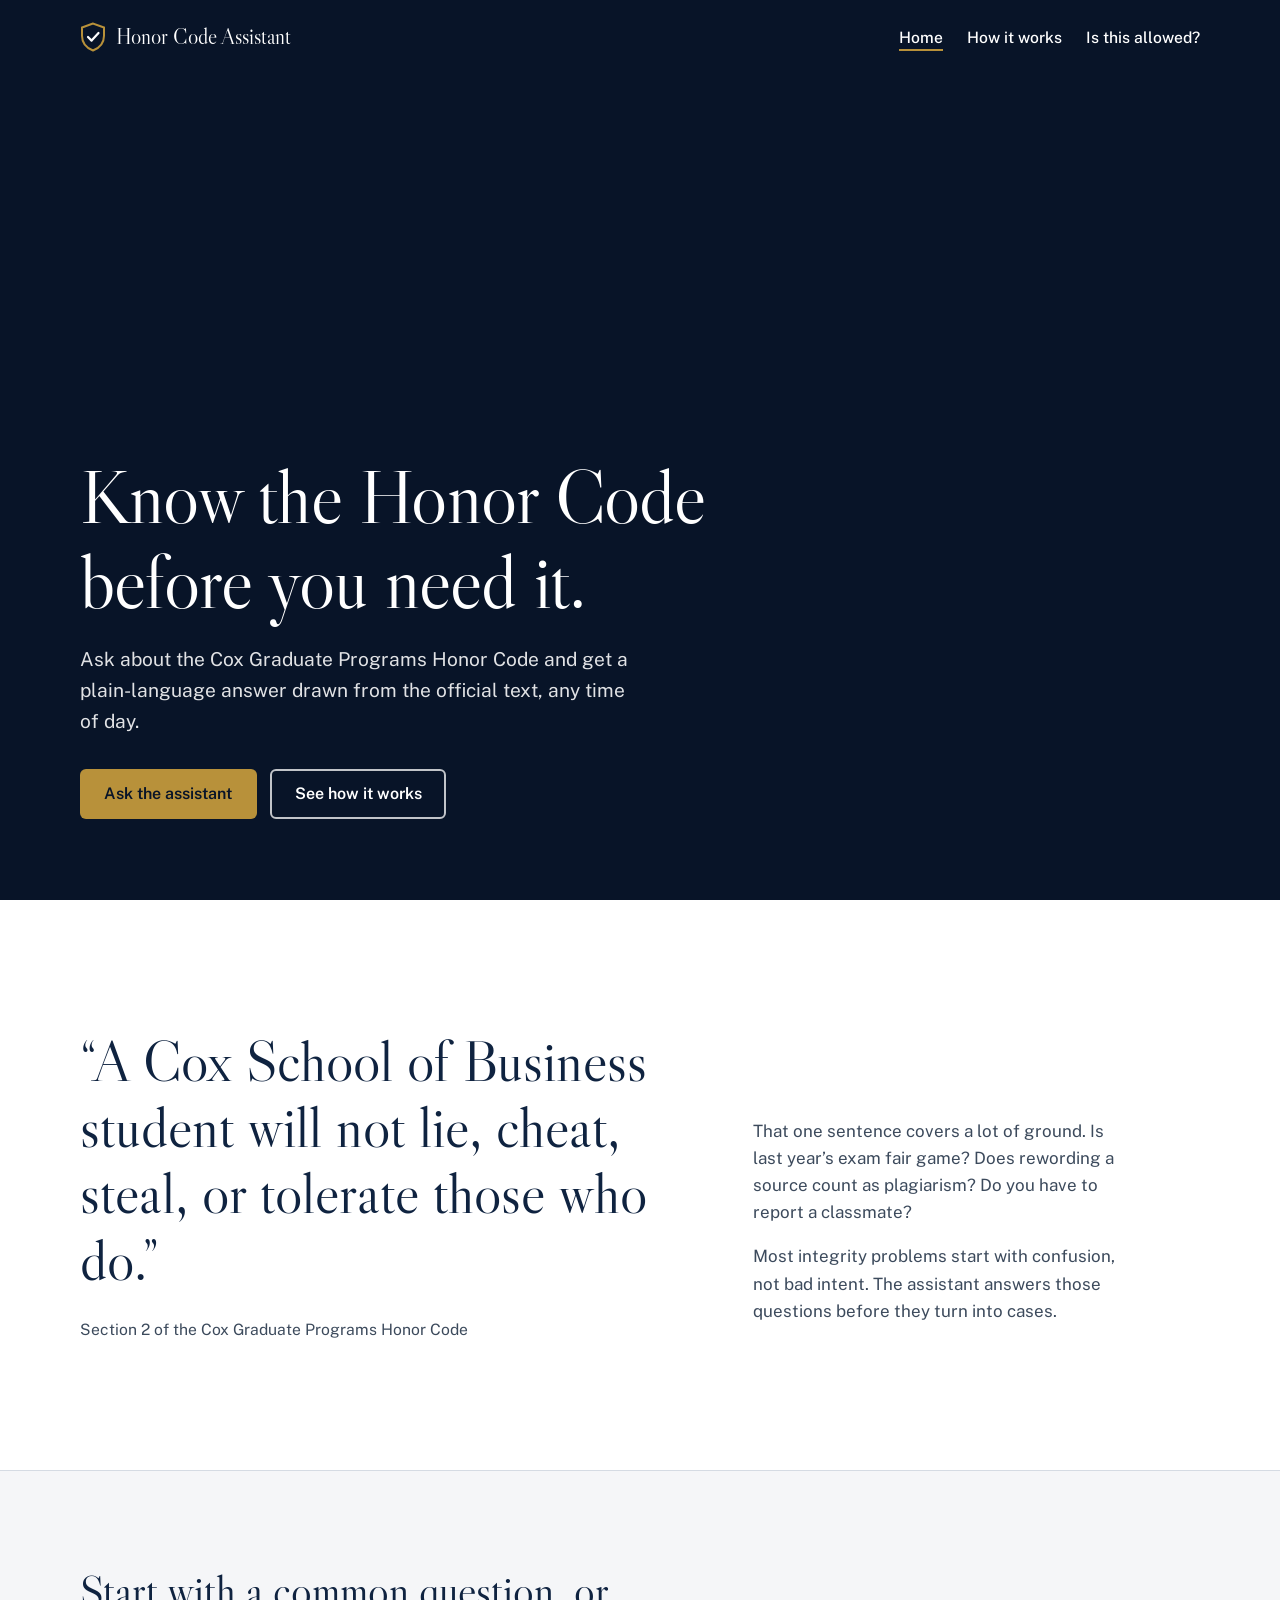
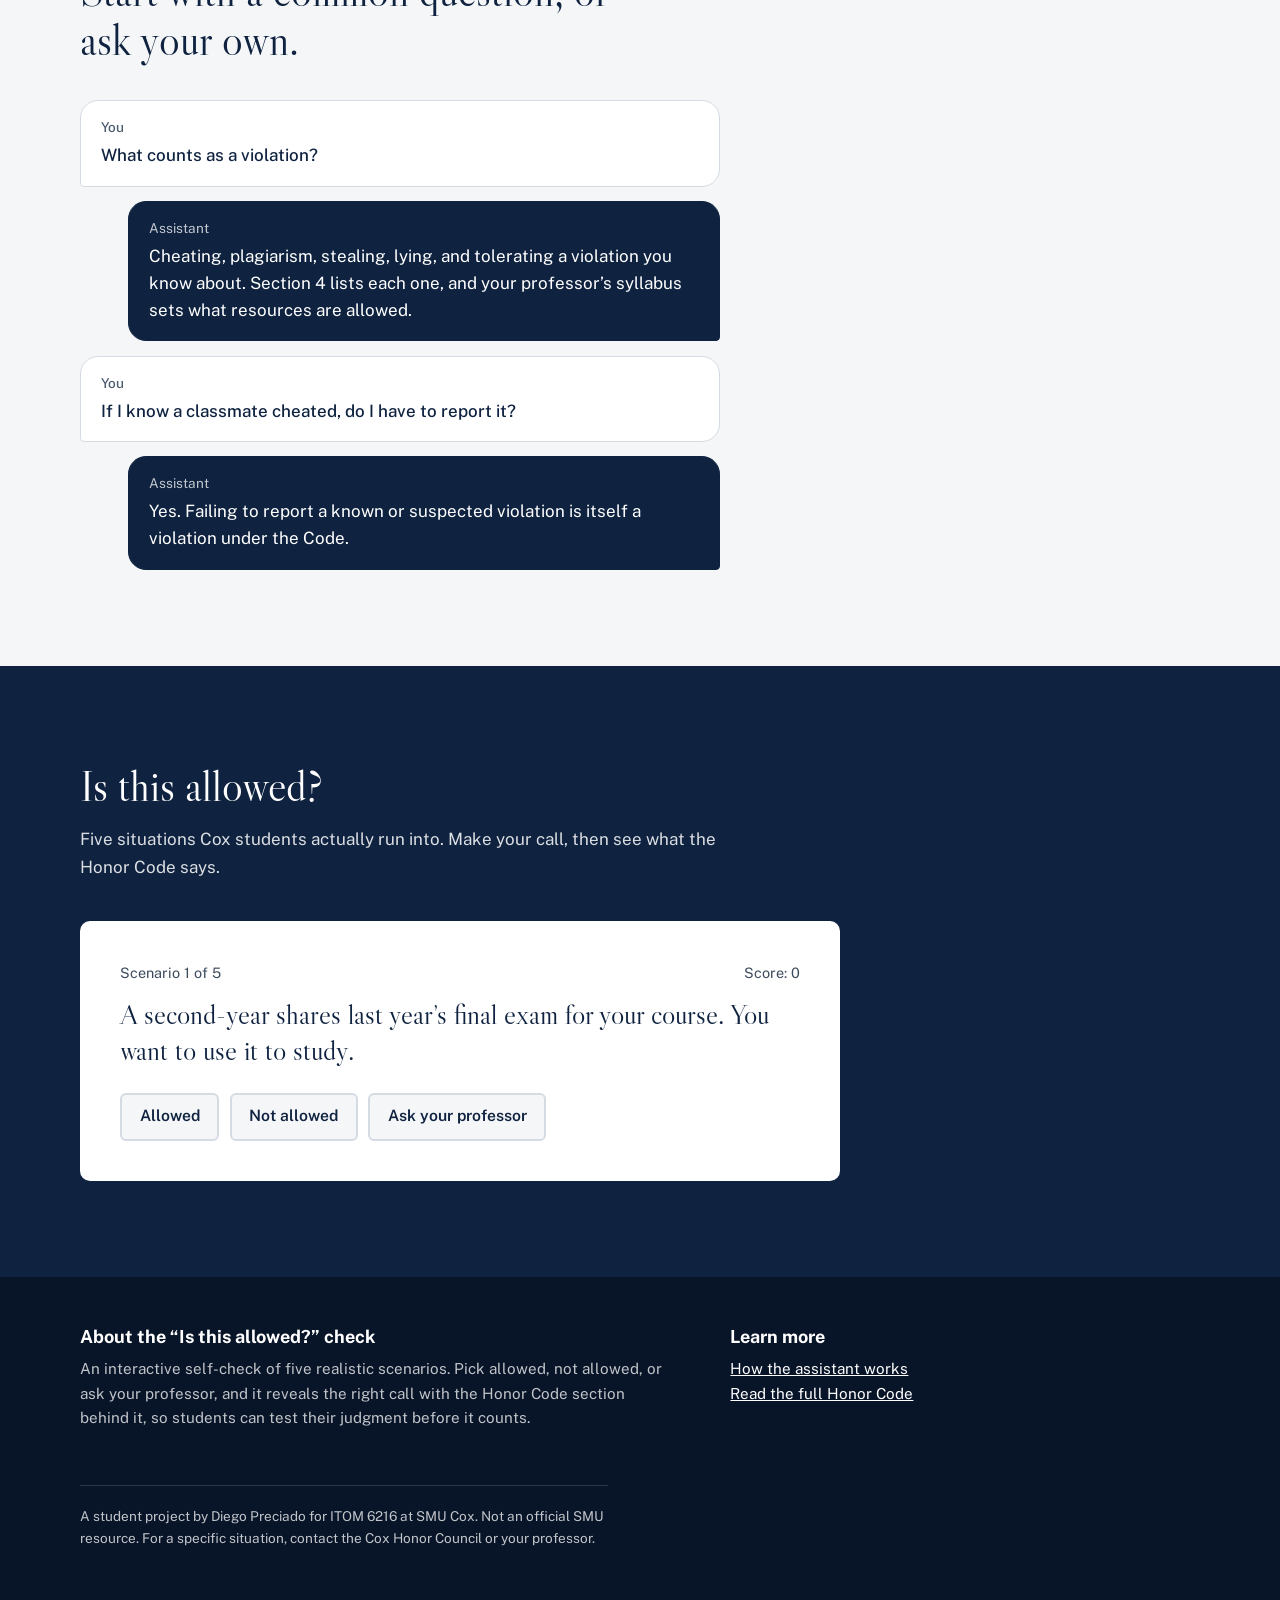
<file: index.html>
<!DOCTYPE html>
<html lang="en">
<head>
  <meta charset="utf-8">
  <meta name="viewport" content="width=device-width, initial-scale=1">
  <title>Cox Honor Code Assistant</title>
  <meta name="description" content="Plain-language answers about the SMU Cox Graduate Programs Honor Code, drawn from the official text.">
  <link rel="preconnect" href="https://fonts.googleapis.com">
  <link rel="preconnect" href="https://fonts.gstatic.com" crossorigin>
  <link href="https://fonts.googleapis.com/css2?family=Libre+Caslon+Display&family=Public+Sans:wght@400;500;600;700&display=swap" rel="stylesheet">
  <link rel="stylesheet" href="style.css">
</head>
<body>

  <header class="site-header">
    <div class="wrap">
      <a class="wordmark" href="index.html">
        <svg width="26" height="30" viewBox="0 0 26 30" aria-hidden="true"><path d="M13 1.5 2 5.5v8.2c0 7 4.7 12.3 11 14.8 6.3-2.5 11-7.8 11-14.8V5.5L13 1.5Z" fill="none" stroke="#B8913A" stroke-width="2"/><path d="m8 15 3.6 3.6L18.5 11" fill="none" stroke="#fff" stroke-width="2.2" stroke-linecap="round" stroke-linejoin="round"/></svg>
        <span>Honor Code Assistant</span>
      </a>
      <nav class="site-nav" aria-label="Main">
        <a href="index.html" aria-current="page" class="nav-hide">Home</a>
        <a href="how-it-works.html">How it works</a>
        <a href="#check" class="nav-hide">Is this allowed?</a>
      </nav>
    </div>
  </header>

  <main>
    <section class="hero" aria-label="Introduction">
      <video autoplay muted loop playsinline preload="auto" aria-hidden="true">
        <source src="hero.mp4" type="video/mp4">
      </video>
      <div class="wrap">
        <h1>Know the Honor Code before you need it.</h1>
        <p>Ask about the Cox Graduate Programs Honor Code and get a plain-language answer drawn from the official text, any time of day.</p>
        <div class="actions">
          <a class="btn btn-brass" href="https://share.chatling.ai/s/ye2Ph4w5qtuTBTa" target="_blank" rel="noopener">Ask the assistant</a>
          <a class="btn btn-ghost" href="how-it-works.html">See how it works</a>
        </div>
      </div>
    </section>

    <section class="statement" aria-labelledby="statement-h">
      <div class="wrap grid">
        <figure style="margin:0">
          <h2 id="statement-h" class="visually-hidden" style="position:absolute;left:-9999px">The honor statement</h2>
          <blockquote>
            <p>“A Cox School of Business student will not lie, cheat, steal, or tolerate those who do.”</p>
          </blockquote>
          <figcaption>Section 2 of the Cox Graduate Programs Honor Code</figcaption>
        </figure>
        <div class="aside">
          <p>That one sentence covers a lot of ground. Is last year’s exam fair game? Does rewording a source count as plagiarism? Do you have to report a classmate?</p>
          <p>Most integrity problems start with confusion, not bad intent. The assistant answers those questions before they turn into cases.</p>
        </div>
      </div>
    </section>

    <section class="asks" aria-labelledby="asks-h">
      <div class="wrap">
        <h2 id="asks-h">Start with a common question, or ask your own.</h2>
        <ul class="ask-list">
          <li><span>You</span>What counts as a violation?</li>
          <li><span>Assistant</span>Cheating, plagiarism, stealing, lying, and tolerating a violation you know about. Section 4 lists each one, and your professor’s syllabus sets what resources are allowed.</li>
          <li><span>You</span>If I know a classmate cheated, do I have to report it?</li>
          <li><span>Assistant</span>Yes. Failing to report a known or suspected violation is itself a violation under the Code.</li>
        </ul>
      </div>
    </section>

    <section class="check" id="check" aria-labelledby="check-h">
      <div class="wrap">
        <h2 id="check-h">Is this allowed?</h2>
        <p class="intro">Five situations Cox students actually run into. Make your call, then see what the Honor Code says.</p>

        <div class="scenario" id="scenario" aria-live="polite">
          <div class="progress"><span id="step-label">Scenario 1 of 5</span><span id="score-label">Score: 0</span></div>
          <p class="prompt" id="prompt"></p>
          <div class="choices" id="choices"></div>
          <div class="verdict" id="verdict" hidden>
            <p id="verdict-text"></p>
            <p class="ref" id="verdict-ref"></p>
            <button class="btn btn-ink" id="next-btn" type="button">Next scenario</button>
          </div>
        </div>
      </div>
    </section>
  </main>

  <footer class="site-footer">
    <div class="wrap">
      <div class="grid">
        <div>
          <h3>About the “Is this allowed?” check</h3>
          <p id="xfactor">An interactive self-check of five realistic scenarios. Pick allowed, not allowed, or ask your professor, and it reveals the right call with the Honor Code section behind it, so students can test their judgment before it counts.</p>
        </div>
        <div>
          <h3>Learn more</h3>
          <p><a href="how-it-works.html">How the assistant works</a><br>
          <a href="https://www.smu.edu/cox/business-school-community/students/graduate-students/honor-code" target="_blank" rel="noopener">Read the full Honor Code</a></p>
        </div>
      </div>
      <p class="fine">A student project by Diego Preciado for ITOM 6216 at SMU Cox. Not an official SMU resource. For a specific situation, contact the Cox Honor Council or your professor.</p>
    </div>
  </footer>

  <script>
    const scenarios = [
      {
        prompt: "A second-year shares last year’s final exam for your course. You want to use it to study.",
        answer: "Ask your professor",
        why: "Using prior exams or class materials is prohibited unless the professor authorizes it. Ask first.",
        ref: "Sections 4B and 4D.1 (Cheating)"
      },
      {
        prompt: "You reword a paragraph from an industry report in your paper and don’t cite it, since the words are now your own.",
        answer: "Not allowed",
        why: "Rewording someone else’s ideas without citing the source is plagiarism, even if it was unintentional.",
        ref: "Section 4D.2 (Plagiarism)"
      },
      {
        prompt: "During an exam you see a teammate copying answers. You decide it’s not your business.",
        answer: "Not allowed",
        why: "Failing to report a known or suspected violation is itself a violation.",
        ref: "Section 4D.5 (Tolerating)"
      },
      {
        prompt: "The syllabus says you may discuss homework problems with classmates. You work through a problem set as a group.",
        answer: "Allowed",
        why: "Professors define the permitted resources and collaboration for their course. If the syllabus allows it, you’re fine.",
        ref: "Section 4B"
      },
      {
        prompt: "Work was brutal this week, so you turn in a paper you wrote for a different class.",
        answer: "Not allowed",
        why: "Submitting work from another course without permission is cheating, and work or family pressure is not a defense.",
        ref: "Sections 4D.1 and 4E"
      }
    ];
    const options = ["Allowed", "Not allowed", "Ask your professor"];

    let i = 0, score = 0;
    const $ = id => document.getElementById(id);

    function render() {
      const s = scenarios[i];
      $("step-label").textContent = `Scenario ${i + 1} of ${scenarios.length}`;
      $("score-label").textContent = `Score: ${score}`;
      $("prompt").textContent = s.prompt;
      $("verdict").hidden = true;
      const box = $("choices");
      box.innerHTML = "";
      options.forEach(opt => {
        const b = document.createElement("button");
        b.type = "button"; b.className = "choice"; b.textContent = opt;
        b.addEventListener("click", () => choose(opt));
        box.appendChild(b);
      });
    }

    function choose(opt) {
      const s = scenarios[i];
      const right = opt === s.answer;
      if (right) score++;
      [...$("choices").children].forEach(b => {
        b.disabled = true;
        if (b.textContent === s.answer) b.classList.add("correct");
        else if (b.textContent === opt) b.classList.add("wrong");
      });
      $("verdict-text").innerHTML = `<strong>${right ? "Right call." : "Not quite. The answer is “" + s.answer + ".”"}</strong> ${s.why}`;
      $("verdict-ref").textContent = s.ref;
      $("score-label").textContent = `Score: ${score}`;
      $("next-btn").textContent = i === scenarios.length - 1 ? "See your score" : "Next scenario";
      $("verdict").hidden = false;
      $("next-btn").focus();
    }

    function finish() {
      const msg = score === 5 ? "You know the Code well." :
                  score >= 3 ? "Solid, with a few gray areas worth asking about." :
                  "Worth a closer look. The assistant can walk you through it.";
      $("scenario").innerHTML = `
        <div class="progress"><span>All done</span></div>
        <p class="result-score">${score} / ${scenarios.length}</p>
        <p>${msg}</p>
        <div class="choices">
          <button class="btn btn-ink" type="button" id="restart">Try again</button>
          <a class="btn btn-brass" href="https://share.chatling.ai/s/ye2Ph4w5qtuTBTa" target="_blank" rel="noopener">Ask the assistant</a>
        </div>`;
      document.getElementById("restart").addEventListener("click", start);
    }

    const shell = $("scenario").innerHTML;
    function start() {
      i = 0; score = 0;
      $("scenario").innerHTML = shell;
      $("next-btn").addEventListener("click", () => {
        if (i < scenarios.length - 1) { i++; render(); } else { finish(); }
      });
      render();
    }
    start();

    // Keep the hero video playing on browsers that pause autoplay until it loads
    const v = document.querySelector(".hero video");
    if (v) { v.muted = true; v.play().catch(() => {}); }
  </script>

  <!-- Chatling chatbot widget (Cox Honor Code Assistant) -->
  <script> window.chtlConfig = { chatbotId: "7797889587" } </script>
  <script async data-id="7797889587" id="chtl-script" type="text/javascript" src="https://chatling.ai/js/embed.js"></script>
</body>
</html>
</file>
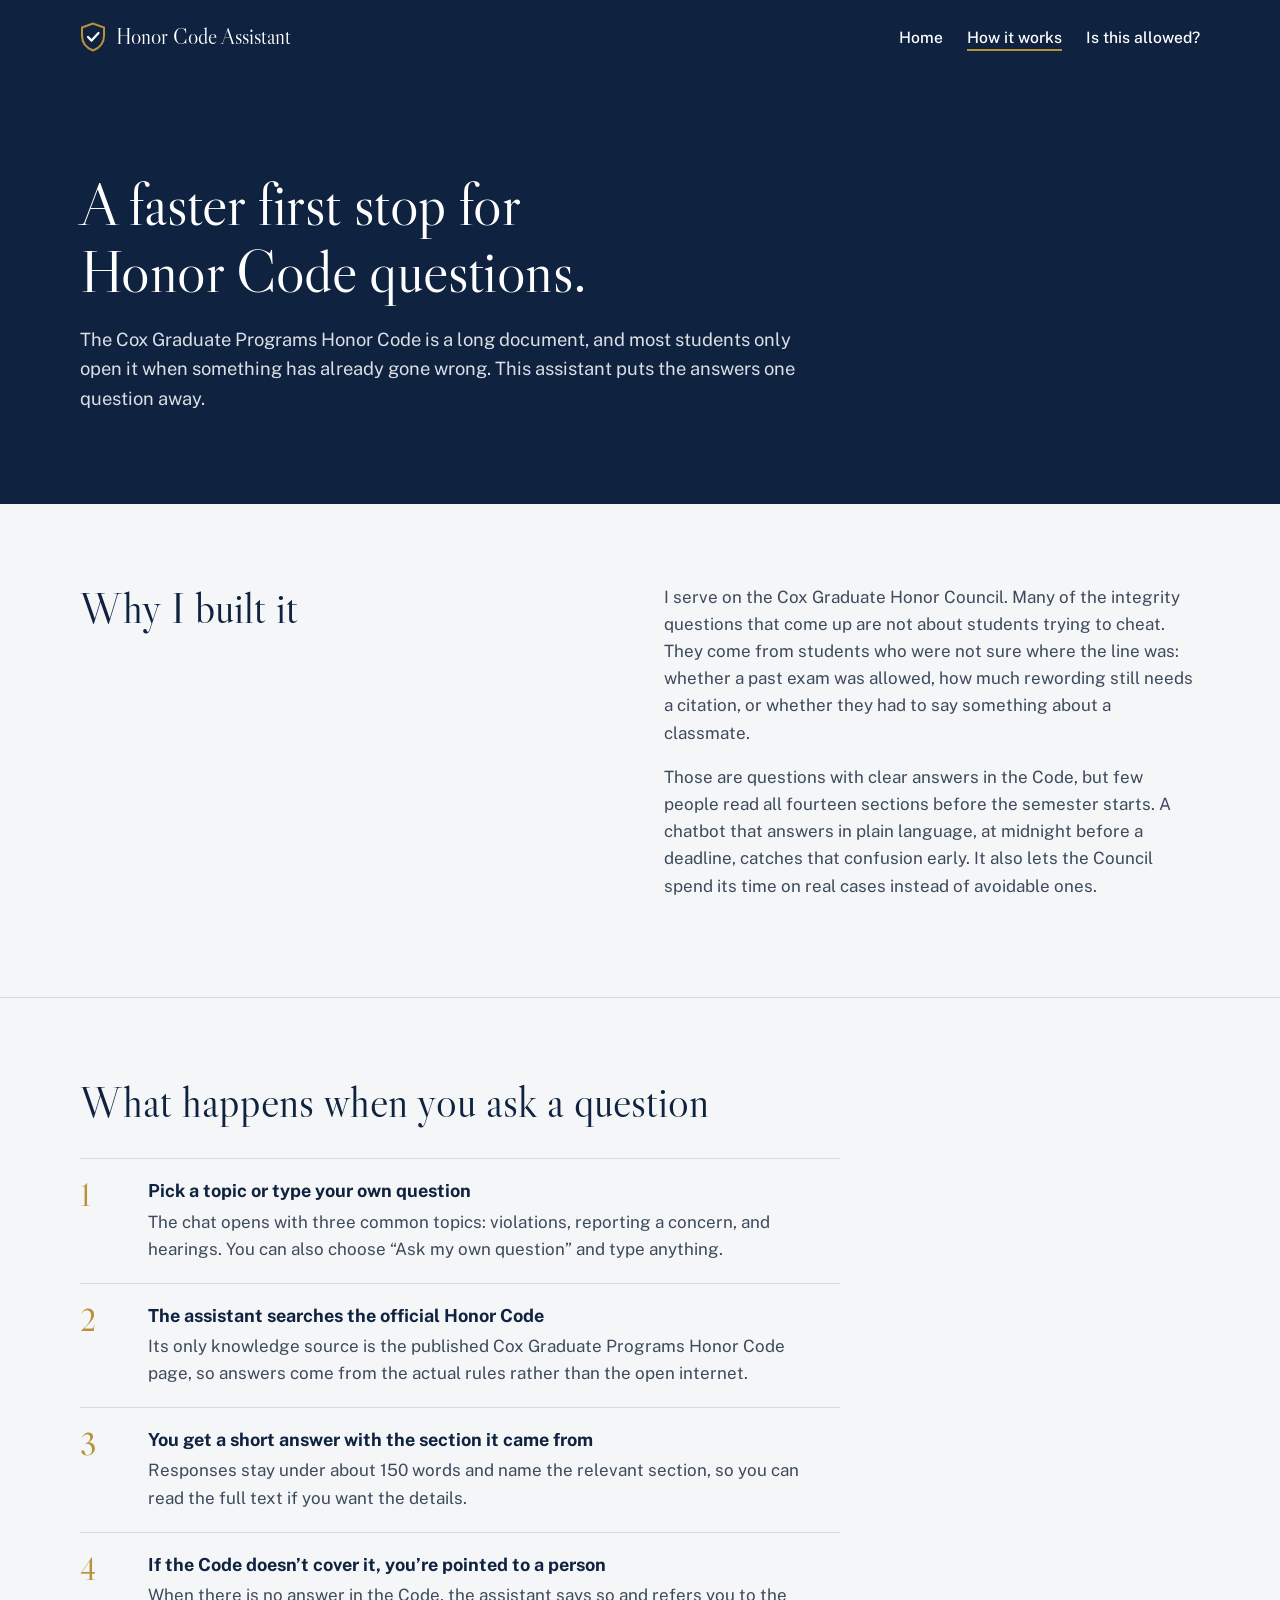
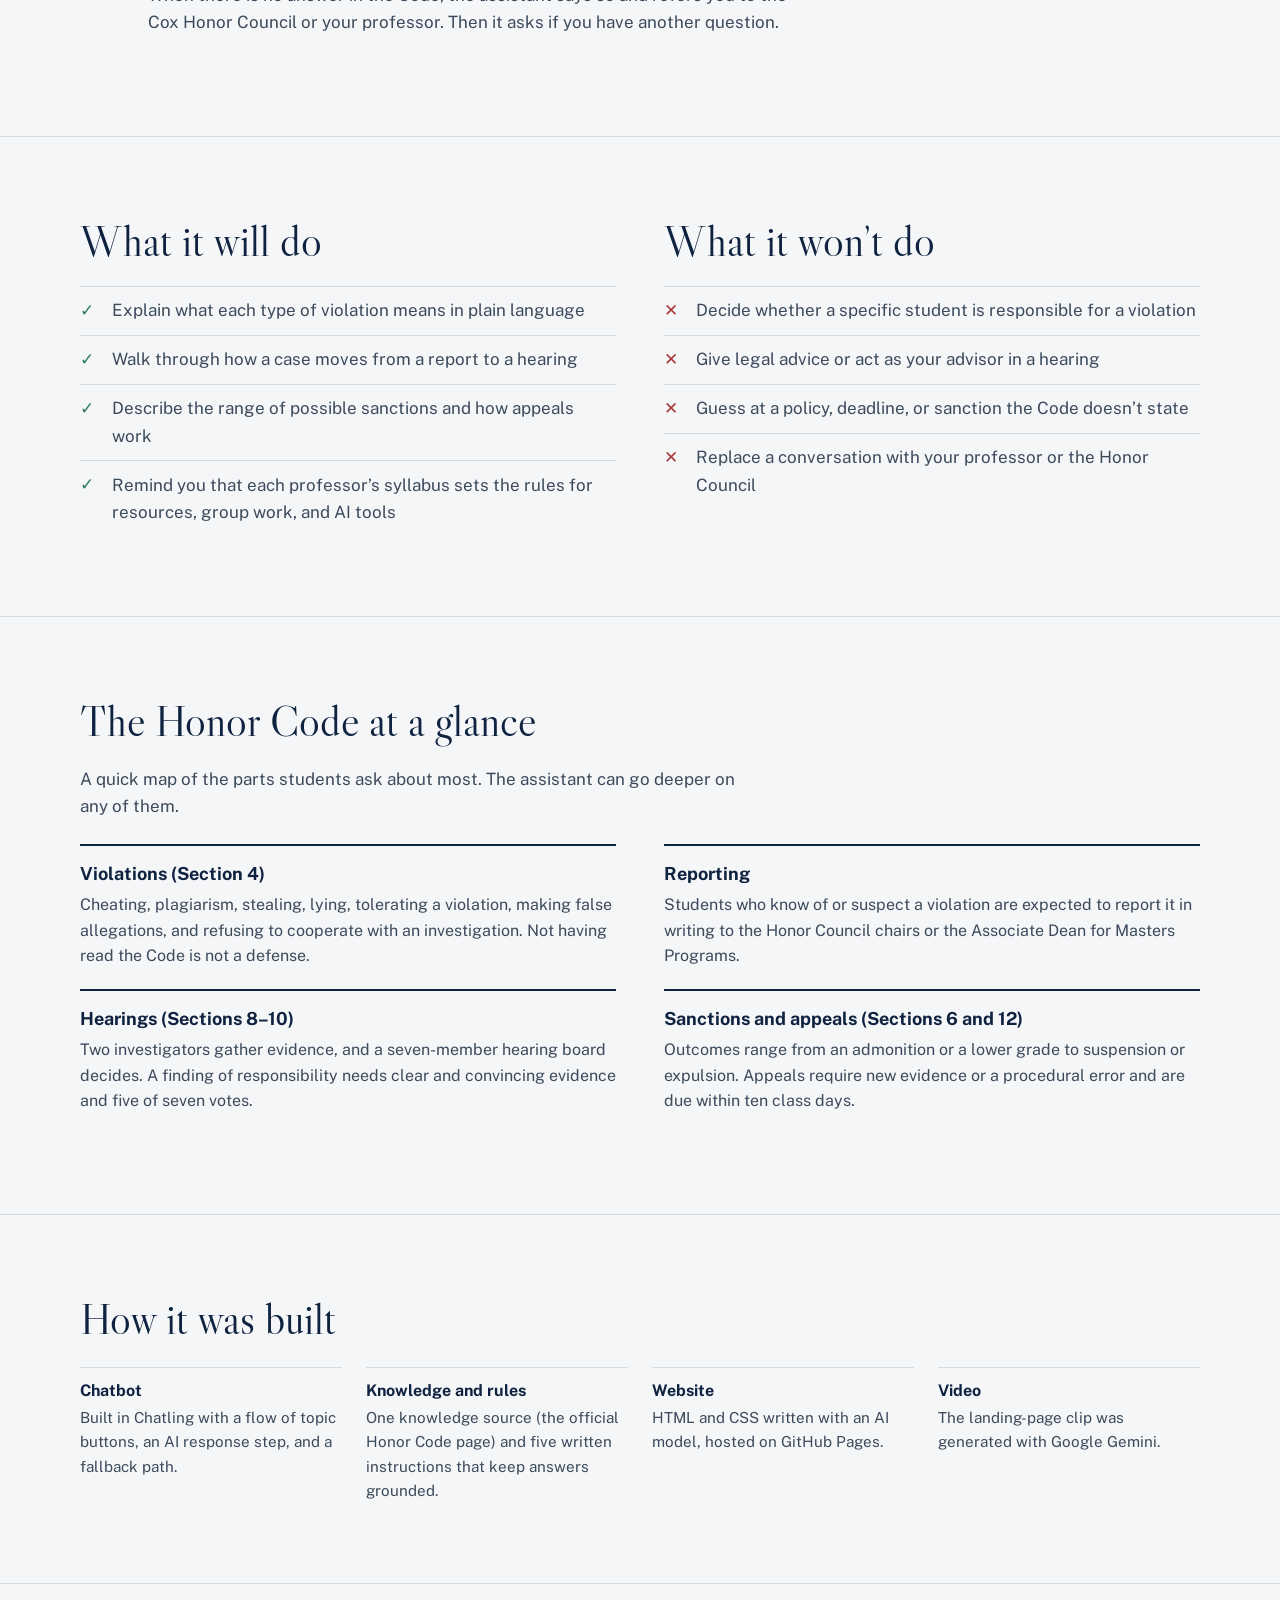
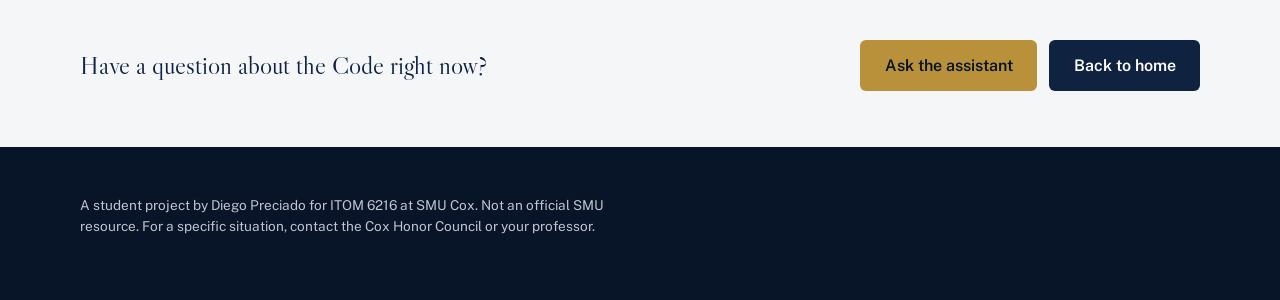
<file: how-it-works.html>
<!DOCTYPE html>
<html lang="en">
<head>
  <meta charset="utf-8">
  <meta name="viewport" content="width=device-width, initial-scale=1">
  <title>How it works | Cox Honor Code Assistant</title>
  <meta name="description" content="How the Cox Honor Code Assistant answers questions, what it will and won't do, and how it was built.">
  <link rel="preconnect" href="https://fonts.googleapis.com">
  <link rel="preconnect" href="https://fonts.gstatic.com" crossorigin>
  <link href="https://fonts.googleapis.com/css2?family=Libre+Caslon+Display&family=Public+Sans:wght@400;500;600;700&display=swap" rel="stylesheet">
  <link rel="stylesheet" href="style.css">
</head>
<body>

  <header class="site-header solid">
    <div class="wrap">
      <a class="wordmark" href="index.html">
        <svg width="26" height="30" viewBox="0 0 26 30" aria-hidden="true"><path d="M13 1.5 2 5.5v8.2c0 7 4.7 12.3 11 14.8 6.3-2.5 11-7.8 11-14.8V5.5L13 1.5Z" fill="none" stroke="#B8913A" stroke-width="2"/><path d="m8 15 3.6 3.6L18.5 11" fill="none" stroke="#fff" stroke-width="2.2" stroke-linecap="round" stroke-linejoin="round"/></svg>
        <span>Honor Code Assistant</span>
      </a>
      <nav class="site-nav" aria-label="Main">
        <a href="index.html" class="nav-hide">Home</a>
        <a href="how-it-works.html" aria-current="page">How it works</a>
        <a href="index.html#check" class="nav-hide">Is this allowed?</a>
      </nav>
    </div>
  </header>

  <main>
    <section class="page-hero">
      <div class="wrap">
        <h1>A faster first stop for Honor Code questions.</h1>
        <p>The Cox Graduate Programs Honor Code is a long document, and most students only open it when something has already gone wrong. This assistant puts the answers one question away.</p>
      </div>
    </section>

    <section class="section">
      <div class="wrap two-col">
        <div>
          <h2>Why I built it</h2>
        </div>
        <div>
          <p>I serve on the Cox Graduate Honor Council. Many of the integrity questions that come up are not about students trying to cheat. They come from students who were not sure where the line was: whether a past exam was allowed, how much rewording still needs a citation, or whether they had to say something about a classmate.</p>
          <p>Those are questions with clear answers in the Code, but few people read all fourteen sections before the semester starts. A chatbot that answers in plain language, at midnight before a deadline, catches that confusion early. It also lets the Council spend its time on real cases instead of avoidable ones.</p>
        </div>
      </div>
    </section>

    <section class="section">
      <div class="wrap">
        <h2>What happens when you ask a question</h2>
        <ol class="steps">
          <li>
            <div>
              <h3>Pick a topic or type your own question</h3>
              <p>The chat opens with three common topics: violations, reporting a concern, and hearings. You can also choose “Ask my own question” and type anything.</p>
            </div>
          </li>
          <li>
            <div>
              <h3>The assistant searches the official Honor Code</h3>
              <p>Its only knowledge source is the published Cox Graduate Programs Honor Code page, so answers come from the actual rules rather than the open internet.</p>
            </div>
          </li>
          <li>
            <div>
              <h3>You get a short answer with the section it came from</h3>
              <p>Responses stay under about 150 words and name the relevant section, so you can read the full text if you want the details.</p>
            </div>
          </li>
          <li>
            <div>
              <h3>If the Code doesn’t cover it, you’re pointed to a person</h3>
              <p>When there is no answer in the Code, the assistant says so and refers you to the Cox Honor Council or your professor. Then it asks if you have another question.</p>
            </div>
          </li>
        </ol>
      </div>
    </section>

    <section class="section">
      <div class="wrap two-col">
        <div>
          <h2>What it will do</h2>
          <ul class="does">
            <li>Explain what each type of violation means in plain language</li>
            <li>Walk through how a case moves from a report to a hearing</li>
            <li>Describe the range of possible sanctions and how appeals work</li>
            <li>Remind you that each professor’s syllabus sets the rules for resources, group work, and AI tools</li>
          </ul>
        </div>
        <div>
          <h2>What it won’t do</h2>
          <ul class="doesnt">
            <li>Decide whether a specific student is responsible for a violation</li>
            <li>Give legal advice or act as your advisor in a hearing</li>
            <li>Guess at a policy, deadline, or sanction the Code doesn’t state</li>
            <li>Replace a conversation with your professor or the Honor Council</li>
          </ul>
        </div>
      </div>
    </section>

    <section class="section">
      <div class="wrap">
        <h2>The Honor Code at a glance</h2>
        <p>A quick map of the parts students ask about most. The assistant can go deeper on any of them.</p>
        <div class="glance">
          <div>
            <h3>Violations (Section 4)</h3>
            <p>Cheating, plagiarism, stealing, lying, tolerating a violation, making false allegations, and refusing to cooperate with an investigation. Not having read the Code is not a defense.</p>
          </div>
          <div>
            <h3>Reporting</h3>
            <p>Students who know of or suspect a violation are expected to report it in writing to the Honor Council chairs or the Associate Dean for Masters Programs.</p>
          </div>
          <div>
            <h3>Hearings (Sections 8–10)</h3>
            <p>Two investigators gather evidence, and a seven-member hearing board decides. A finding of responsibility needs clear and convincing evidence and five of seven votes.</p>
          </div>
          <div>
            <h3>Sanctions and appeals (Sections 6 and 12)</h3>
            <p>Outcomes range from an admonition or a lower grade to suspension or expulsion. Appeals require new evidence or a procedural error and are due within ten class days.</p>
          </div>
        </div>
      </div>
    </section>

    <section class="section">
      <div class="wrap">
        <h2>How it was built</h2>
        <div class="built">
          <div>
            <h3>Chatbot</h3>
            <p>Built in Chatling with a flow of topic buttons, an AI response step, and a fallback path.</p>
          </div>
          <div>
            <h3>Knowledge and rules</h3>
            <p>One knowledge source (the official Honor Code page) and five written instructions that keep answers grounded.</p>
          </div>
          <div>
            <h3>Website</h3>
            <p>HTML and CSS written with an AI model, hosted on GitHub Pages.</p>
          </div>
          <div>
            <h3>Video</h3>
            <p>The landing-page clip was generated with Google Gemini.</p>
          </div>
        </div>
      </div>
    </section>

    <section class="cta-band">
      <div class="wrap">
        <p>Have a question about the Code right now?</p>
        <div class="actions" style="display:flex;gap:.75rem;flex-wrap:wrap">
          <a class="btn btn-brass" href="https://share.chatling.ai/s/ye2Ph4w5qtuTBTa" target="_blank" rel="noopener">Ask the assistant</a>
          <a class="btn btn-ink" href="index.html">Back to home</a>
        </div>
      </div>
    </section>
  </main>

  <footer class="site-footer">
    <div class="wrap">
      <p class="fine" style="margin-top:0;border-top:0;padding-top:0">A student project by Diego Preciado for ITOM 6216 at SMU Cox. Not an official SMU resource. For a specific situation, contact the Cox Honor Council or your professor.</p>
    </div>
  </footer>

  <!-- Chatling chatbot widget (Cox Honor Code Assistant) -->
  <script> window.chtlConfig = { chatbotId: "7797889587" } </script>
  <script async data-id="7797889587" id="chtl-script" type="text/javascript" src="https://chatling.ai/js/embed.js"></script>
</body>
</html>
</file>
<file: style.css>
/* Cox Honor Code Assistant — shared styles */
:root {
  --ink: #0F2340;        /* primary navy */
  --night: #081428;      /* video overlay / footer */
  --brass: #B8913A;      /* accent, used sparingly */
  --paper: #F5F6F8;      /* cool page background */
  --slate: #3C4A5C;      /* body text */
  --rule: #D5DBE3;       /* hairlines and borders */
  --good: #2F7D5B;
  --bad: #A8383A;
  --serif: "Libre Caslon Display", "Libre Caslon Text", Georgia, serif;
  --sans: "Public Sans", system-ui, -apple-system, "Segoe UI", sans-serif;
  --measure: 66ch;
}

*, *::before, *::after { box-sizing: border-box; }
html { scroll-behavior: smooth; }
@media (prefers-reduced-motion: reduce) { html { scroll-behavior: auto; } }

body {
  margin: 0;
  font-family: var(--sans);
  font-size: 1.0625rem;
  line-height: 1.6;
  color: var(--slate);
  background: var(--paper);
}

img, video { display: block; max-width: 100%; }
a { color: var(--ink); }
:focus-visible { outline: 3px solid var(--brass); outline-offset: 3px; border-radius: 2px; }

h1, h2, h3 { font-family: var(--serif); color: var(--ink); font-weight: 400; line-height: 1.12; margin: 0; }
h1 { font-size: clamp(2.6rem, 6vw, 4.75rem); letter-spacing: -0.01em; }
h2 { font-size: clamp(1.9rem, 3.4vw, 2.75rem); }
h3 { font-family: var(--sans); font-size: 1.125rem; font-weight: 700; line-height: 1.35; }
p { margin: 0 0 1em; max-width: var(--measure); }

.wrap { width: min(1120px, 100% - 3rem); margin-inline: auto; }

/* ---------- Header ---------- */
.site-header {
  position: absolute; inset: 0 0 auto 0; z-index: 10;
  padding: 1.25rem 0;
}
.site-header.solid { position: static; background: var(--ink); }
.site-header .wrap { display: flex; align-items: center; justify-content: space-between; gap: 1rem; }
.wordmark {
  font-family: var(--serif); font-size: 1.35rem; color: #fff; text-decoration: none;
  display: inline-flex; align-items: center; gap: .6rem;
}
.wordmark svg { flex: none; }
.site-nav { display: flex; gap: 1.5rem; align-items: center; }
.site-nav a { color: #fff; text-decoration: none; font-weight: 500; font-size: .98rem; }
.site-nav a:hover { text-decoration: underline; text-underline-offset: 4px; }
.site-nav a[aria-current="page"] { text-decoration: underline; text-decoration-color: var(--brass); text-underline-offset: 6px; text-decoration-thickness: 2px; }

/* ---------- Buttons ---------- */
.btn {
  display: inline-block; font: 600 1rem/1 var(--sans);
  padding: .95rem 1.4rem; border-radius: 6px; text-decoration: none; cursor: pointer;
  border: 2px solid transparent; transition: background-color .15s, color .15s, border-color .15s;
}
.btn-brass { background: var(--brass); color: var(--night); }
.btn-brass:hover { background: #CBA44B; }
.btn-ghost { border-color: rgba(255,255,255,.75); color: #fff; }
.btn-ghost:hover { background: rgba(255,255,255,.12); }
.btn-ink { background: var(--ink); color: #fff; }
.btn-ink:hover { background: #1B3660; }

/* ---------- Hero (landing) ---------- */
.hero {
  position: relative; min-height: 100svh; display: flex; align-items: flex-end;
  color: #fff; overflow: hidden; background: var(--night);
}
.hero video {
  position: absolute; inset: 0; width: 100%; height: 100%; object-fit: cover;
}
.hero::after {
  content: ""; position: absolute; inset: 0;
  background: linear-gradient(180deg, rgba(8,20,40,.55) 0%, rgba(8,20,40,.15) 35%, rgba(8,20,40,.85) 100%);
}
.hero .wrap { position: relative; z-index: 1; padding: 0 0 clamp(3rem, 9vh, 6rem); }
.hero h1 { color: #fff; max-width: 14ch; }
.hero p { font-size: 1.2rem; color: rgba(255,255,255,.88); margin-top: 1.25rem; max-width: 46ch; }
.hero .actions { display: flex; flex-wrap: wrap; gap: .85rem; margin-top: 2rem; }

/* ---------- Honor statement ---------- */
.statement { padding: clamp(4.5rem, 10vw, 8rem) 0; background: #fff; border-bottom: 1px solid var(--rule); }
.statement blockquote { margin: 0; }
.statement blockquote p {
  font-family: var(--serif); color: var(--ink); max-width: 22ch;
  font-size: clamp(2.1rem, 4.6vw, 3.6rem); line-height: 1.15; margin: 0;
}
.statement figcaption { margin-top: 1.5rem; font-size: .98rem; }
.statement .grid { display: grid; grid-template-columns: 1.4fr 1fr; gap: 3rem; align-items: end; }
.statement .aside p { max-width: 38ch; }

/* ---------- Common questions ---------- */
.asks { padding: clamp(4rem, 8vw, 6rem) 0; }
.asks h2 { max-width: 20ch; }
.ask-list { list-style: none; padding: 0; margin: 2.25rem 0 0; display: grid; gap: .9rem; max-width: 640px; }
.ask-list li {
  background: #fff; border: 1px solid var(--rule); border-radius: 18px 18px 18px 4px;
  padding: 1rem 1.25rem; color: var(--ink); font-weight: 500;
}
.ask-list li:nth-child(even) { margin-left: 3rem; border-radius: 18px 18px 4px 18px; background: var(--ink); color: #fff; border-color: var(--ink); font-weight: 400; }
.ask-list li span { display: block; font-size: .85rem; opacity: .75; margin-bottom: .2rem; }

/* ---------- Is this allowed? (X-factor) ---------- */
.check { padding: clamp(4rem, 8vw, 6rem) 0; background: var(--ink); color: rgba(255,255,255,.85); }
.check h2 { color: #fff; }
.check .intro { margin: 1rem 0 2.5rem; }
.scenario {
  background: #fff; color: var(--slate); border-radius: 10px; padding: clamp(1.5rem, 4vw, 2.5rem);
  max-width: 760px;
}
.scenario .progress { font-size: .9rem; color: var(--slate); margin-bottom: .75rem; display: flex; justify-content: space-between; }
.scenario .prompt { font-family: var(--serif); font-size: clamp(1.35rem, 2.6vw, 1.75rem); color: var(--ink); line-height: 1.3; margin-bottom: 1.5rem; max-width: none; }
.choices { display: flex; flex-wrap: wrap; gap: .65rem; }
.choice {
  font: 600 .98rem/1.2 var(--sans); padding: .8rem 1.1rem; border-radius: 6px;
  border: 2px solid var(--rule); background: var(--paper); color: var(--ink); cursor: pointer;
}
.choice:hover:not(:disabled) { border-color: var(--ink); }
.choice:disabled { cursor: default; opacity: .55; }
.choice.correct { border-color: var(--good); background: #E7F3ED; color: var(--good); opacity: 1; }
.choice.wrong { border-color: var(--bad); background: #F8E9E9; color: var(--bad); opacity: 1; }
.verdict { margin-top: 1.5rem; padding-top: 1.25rem; border-top: 1px solid var(--rule); }
.verdict[hidden] { display: none; }
.verdict strong { color: var(--ink); }
.verdict .ref { font-size: .9rem; }
.verdict .btn { margin-top: .5rem; }
.result-score { font-family: var(--serif); font-size: 3rem; color: var(--ink); line-height: 1; margin: .25rem 0 1rem; }

/* ---------- Footer ---------- */
.site-footer { background: var(--night); color: rgba(255,255,255,.75); padding: 3rem 0; font-size: .95rem; }
.site-footer .grid { display: grid; grid-template-columns: 1.3fr 1fr; gap: 2.5rem; }
.site-footer h3 { color: #fff; margin-bottom: .5rem; }
.site-footer a { color: #fff; }
.site-footer .fine { margin-top: 2.5rem; padding-top: 1.25rem; border-top: 1px solid rgba(255,255,255,.15); font-size: .85rem; }

/* ---------- Second page ---------- */
.page-hero { background: var(--ink); color: rgba(255,255,255,.85); padding: clamp(3.5rem, 8vw, 6rem) 0 clamp(3rem, 6vw, 4.5rem); }
.page-hero h1 { color: #fff; font-size: clamp(2.4rem, 5vw, 3.75rem); max-width: 16ch; }
.page-hero p { font-size: 1.15rem; margin-top: 1.25rem; }
.section { padding: clamp(3.5rem, 7vw, 5rem) 0; border-bottom: 1px solid var(--rule); }
.section:last-of-type { border-bottom: 0; }
.section h2 { margin-bottom: 1.25rem; }
.two-col { display: grid; grid-template-columns: 1fr 1fr; gap: 3rem; }

.steps { list-style: none; counter-reset: step; padding: 0; margin: 2rem 0 0; display: grid; gap: 0; max-width: 760px; }
.steps li { counter-increment: step; display: grid; grid-template-columns: 3.25rem 1fr; gap: 1rem; padding: 1.25rem 0; border-top: 1px solid var(--rule); }
.steps li::before { content: counter(step); font-family: var(--serif); font-size: 2rem; color: var(--brass); line-height: 1; }
.steps h3 { margin-bottom: .3rem; }
.steps p { margin: 0; }

.does, .doesnt { list-style: none; padding: 0; margin: 1rem 0 0; }
.does li, .doesnt li { padding: .65rem 0 .65rem 2rem; position: relative; border-top: 1px solid var(--rule); }
.does li::before, .doesnt li::before { position: absolute; left: 0; top: .6rem; font-weight: 700; }
.does li::before { content: "\2713"; color: var(--good); }
.doesnt li::before { content: "\2715"; color: var(--bad); }

.glance { display: grid; grid-template-columns: repeat(2, 1fr); gap: 0 3rem; margin-top: 1.5rem; }
.glance div { border-top: 2px solid var(--ink); padding: 1rem 0 1.25rem; }
.glance h3 { margin-bottom: .35rem; }
.glance p { margin: 0; font-size: 1rem; }

.built { display: grid; grid-template-columns: repeat(4, 1fr); gap: 1.5rem; margin-top: 1.5rem; }
.built div { padding-top: .75rem; border-top: 1px solid var(--rule); }
.built h3 { font-size: 1rem; margin-bottom: .25rem; }
.built p { font-size: .95rem; margin: 0; }

.cta-band { padding: 3.5rem 0; }
.cta-band .wrap { display: flex; flex-wrap: wrap; gap: 1rem; align-items: center; justify-content: space-between; }
.cta-band p { margin: 0; font-family: var(--serif); font-size: 1.6rem; color: var(--ink); max-width: 30ch; }

/* ---------- Responsive ---------- */
@media (max-width: 820px) {
  .statement .grid, .site-footer .grid, .two-col, .glance { grid-template-columns: 1fr; }
  .built { grid-template-columns: repeat(2, 1fr); }
  .site-nav .nav-hide { display: none; }
  .ask-list li:nth-child(even) { margin-left: 1.5rem; }
}
@media (max-width: 480px) {
  .built { grid-template-columns: 1fr; }
  .wordmark span { font-size: 1.1rem; }
}
</file>
